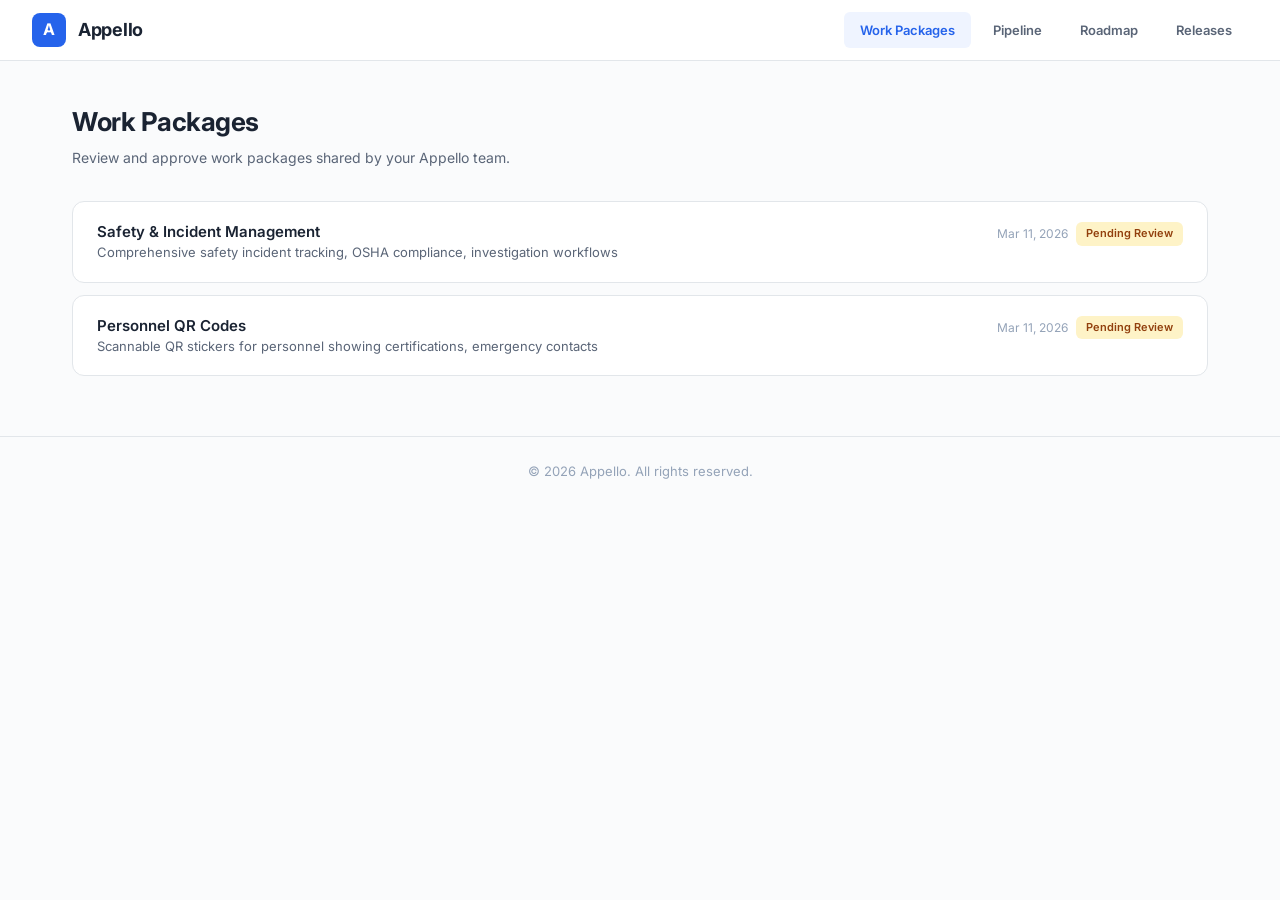
<file: index.html>
<!DOCTYPE html>
<html lang="en">
<head>
    <meta charset="UTF-8">
    <meta name="viewport" content="width=device-width, initial-scale=1.0">
    <title>Appello — Work Packages</title>
    <link rel="preconnect" href="https://fonts.googleapis.com">
    <link href="https://fonts.googleapis.com/css2?family=Inter:wght@400;500;600;700&display=swap" rel="stylesheet">
    <link rel="stylesheet" href="./shared.css">
    <style>
        .doc-grid {
            display: flex;
            flex-direction: column;
            gap: 12px;
        }

        .wp-card {
            background: var(--surface);
            border: 1px solid var(--border);
            border-radius: var(--radius-lg);
            padding: 20px 24px;
            text-decoration: none;
            color: inherit;
            display: block;
            transition: border-color 0.15s, box-shadow 0.15s;
        }

        .wp-card:hover {
            border-color: var(--accent);
            box-shadow: 0 0 0 3px var(--accent-light);
        }

        .wp-row-top {
            display: flex;
            align-items: flex-start;
            gap: 16px;
        }

        .wp-title {
            font-size: 15px;
            font-weight: 600;
            color: var(--text-primary);
            line-height: 1.3;
        }

        .wp-desc {
            font-size: 13px;
            color: var(--text-secondary);
            margin-top: 2px;
            line-height: 1.4;
        }

        .wp-left {
            flex: 1;
            min-width: 0;
        }

        .wp-right {
            flex-shrink: 0;
            display: flex;
            align-items: center;
            gap: 8px;
        }

        .wp-date {
            font-size: 12px;
            color: var(--text-muted);
            white-space: nowrap;
        }

        .wp-tags {
            display: flex;
            flex-wrap: wrap;
            gap: 6px;
            margin-top: 10px;
        }

        .wp-tag {
            display: inline-flex;
            align-items: center;
            gap: 4px;
            font-size: 11px;
            font-weight: 600;
            padding: 2px 8px;
            border-radius: 5px;
            white-space: nowrap;
            line-height: 1.4;
        }

        .wp-tag svg {
            width: 11px;
            height: 11px;
            flex-shrink: 0;
            display: inline-block;
            vertical-align: middle;
        }

        .tag-jira { background: #ede9fe; color: #5b21b6; }
        .tag-pr-open { background: #dbeafe; color: #1e40af; }
        .tag-pr-merged { background: #d1fae5; color: #065f46; }
        .tag-customer { background: #fef3c7; color: #92400e; }
        .tag-rice-high { background: #dcfce7; color: #166534; }
        .tag-rice-med { background: #fef3c7; color: #92400e; }
        .tag-rice-low { background: #fee2e2; color: #991b1b; }
        .tag-fb { background: #fce7f3; color: #9d174d; }
        .tag-source { background: #e0e7ff; color: #3730a3; }
        .tag-readiness-ready { background: #dcfce7; color: #166534; }
        .tag-readiness-needs-spec { background: #fef3c7; color: #92400e; }
        .tag-readiness-unknown { background: #f1f5f9; color: #475569; }
        .tag-readiness-too-large { background: #fee2e2; color: #991b1b; }
        .tag-ai-rice { background: #e0e7ff; color: #3730a3; border: 1px dashed #818cf8; }
        .tag-sub-count { background: #f0f9ff; color: #0369a1; }

        .wp-links {
            display: flex;
            align-items: center;
            gap: 6px;
            margin-top: 8px;
            flex-wrap: wrap;
        }

        .wp-links a {
            font-size: 11px;
            font-weight: 500;
            text-decoration: none;
            padding: 1px 6px;
            border-radius: 4px;
            transition: background 0.15s;
        }

        .wp-links .jira-link {
            color: #5b21b6;
            background: #f5f3ff;
        }
        .wp-links .jira-link:hover { background: #ede9fe; }

        .wp-links .pr-link {
            color: #1e40af;
            background: #eff6ff;
        }
        .wp-links .pr-link:hover { background: #dbeafe; }

        .wp-links .pr-link.merged { color: #065f46; background: #f0fdf4; }
        .wp-links .pr-link.merged:hover { background: #dcfce7; }

        .wp-links .link-sep {
            width: 1px;
            height: 12px;
            background: var(--border);
            flex-shrink: 0;
        }

        .wp-rice-detail {
            font-size: 11px;
            color: var(--text-muted);
            margin-top: 6px;
            display: flex;
            gap: 12px;
        }

        .pulse-bar {
            display: flex;
            align-items: center;
            gap: 16px;
            padding: 12px 20px;
            background: linear-gradient(135deg, #eef2ff, #faf5ff);
            border: 1px solid #c7d2fe;
            border-radius: var(--radius-lg);
            margin-bottom: 20px;
            font-size: 13px;
        }

        .pulse-bar .pulse-dot {
            width: 8px;
            height: 8px;
            border-radius: 50%;
            background: #10b981;
            animation: pulse-glow 2s infinite;
        }

        @keyframes pulse-glow {
            0%, 100% { box-shadow: 0 0 0 0 rgba(16, 185, 129, 0.4); }
            50% { box-shadow: 0 0 0 6px rgba(16, 185, 129, 0); }
        }

        .pulse-bar .pulse-label {
            font-weight: 700;
            color: #3730a3;
        }

        .pulse-bar .pulse-score {
            font-weight: 600;
            color: var(--text-primary);
        }

        .pulse-bar .pulse-sep {
            width: 1px;
            height: 20px;
            background: #c7d2fe;
        }

        .pulse-bar .pulse-metric {
            color: var(--text-secondary);
        }

        .pulse-bar .pulse-metric strong {
            color: var(--text-primary);
        }

        .wp-children {
            margin-left: 28px;
            border-left: 2px solid #e2e6ea;
            padding-left: 16px;
            display: flex;
            flex-direction: column;
            gap: 8px;
        }

        .wp-children .wp-card {
            padding: 14px 18px;
            border-radius: 8px;
        }

        .wp-toggle {
            display: inline-flex;
            align-items: center;
            gap: 4px;
            font-size: 11px;
            font-weight: 600;
            color: var(--accent);
            cursor: pointer;
            padding: 2px 8px;
            border-radius: 4px;
            background: var(--accent-light);
            border: none;
            margin-top: 8px;
        }

        .wp-toggle:hover {
            background: #dbeafe;
        }

        .wp-source-refs {
            display: flex;
            gap: 4px;
            flex-wrap: wrap;
            margin-top: 4px;
        }

        .wp-source-ref {
            font-size: 10px;
            font-weight: 500;
            padding: 1px 6px;
            border-radius: 3px;
            background: #e0e7ff;
            color: #3730a3;
        }

        .wp-drag-wrap {
            position: relative;
        }

        .wp-drag-wrap.dragging {
            opacity: 0.4;
        }

        .wp-drag-wrap.drag-over-above::before,
        .wp-drag-wrap.drag-over-below::after {
            content: "";
            position: absolute;
            left: 0;
            right: 0;
            height: 3px;
            background: var(--accent);
            border-radius: 2px;
            z-index: 10;
        }

        .wp-drag-wrap.drag-over-above::before { top: -2px; }
        .wp-drag-wrap.drag-over-below::after { bottom: -2px; }

        .drag-handle {
            display: none;
            align-items: center;
            justify-content: center;
            width: 20px;
            flex-shrink: 0;
            cursor: grab;
            color: var(--text-muted);
            margin-right: 8px;
            user-select: none;
            border-radius: 4px;
            transition: color 0.15s, background 0.15s;
        }

        .drag-handle:hover {
            color: var(--text-secondary);
            background: #f1f5f9;
        }

        .drag-handle:active { cursor: grabbing; }

        .sort-manual .drag-handle { display: flex; }

        .sort-manual .wp-row-top { display: flex; align-items: flex-start; }

        .filter-bar {
            display: flex;
            align-items: center;
            gap: 10px;
            margin-bottom: 20px;
            flex-wrap: wrap;
        }

        .filter-bar label {
            font-size: 13px;
            font-weight: 600;
            color: var(--text-secondary);
        }

        .filter-bar select {
            font-family: inherit;
            font-size: 13px;
            padding: 7px 12px;
            border: 1px solid var(--border);
            border-radius: var(--radius);
            background: var(--surface);
            color: var(--text-primary);
            outline: none;
            cursor: pointer;
        }

        .filter-bar select:focus {
            border-color: var(--accent);
            box-shadow: 0 0 0 3px var(--accent-light);
        }

        .stats-row {
            display: flex;
            gap: 12px;
            margin-bottom: 24px;
            flex-wrap: wrap;
        }

        .stat-card {
            background: var(--surface);
            border: 1px solid var(--border);
            border-radius: var(--radius);
            padding: 14px 20px;
            flex: 1;
            min-width: 100px;
        }

        .stat-card .stat-value {
            font-size: 22px;
            font-weight: 700;
            color: var(--text-primary);
            line-height: 1.2;
        }

        .stat-card .stat-label {
            font-size: 11px;
            font-weight: 500;
            color: var(--text-muted);
            margin-top: 2px;
        }
    </style>
</head>
<body>
    <div id="app-header"></div>

    <main class="app-content">
        <div class="app-container">
            <div class="page-header">
                <h2>Work Packages</h2>
                <p>Review and approve work packages shared by your Appello team.</p>
            </div>

            <div id="pulse-bar"></div>
            <div class="stats-row" id="stats-row" style="display:none"></div>

            <div class="filter-bar" id="filter-bar" style="display:none">
                <label>Status</label>
                <select id="filter-status">
                    <option value="">All</option>
                    <option value="draft">Draft</option>
                    <option value="pending_review">Pending Review</option>
                    <option value="needs_changes">Needs Changes</option>
                    <option value="approved">Approved</option>
                    <option value="in_development">In Development</option>
                    <option value="in_review">In Review</option>
                    <option value="deployed">Deployed</option>
                </select>
                <label>Sort</label>
                <select id="sort-by">
                    <option value="sort_order">Manual Order</option>
                    <option value="created_at">Date Created</option>
                    <option value="rice">RICE Score</option>
                    <option value="priority">Priority</option>
                    <option value="title">Title</option>
                </select>
            </div>

            <div class="doc-grid" id="doc-list">
                <div class="loading">Loading work packages...</div>
            </div>
        </div>
    </main>

    <footer class="app-footer">
        <div class="app-container">&copy; 2026 Appello. All rights reserved.</div>
    </footer>

    <script src="./feedback-config.js"></script>
    <script src="./shared.js"></script>
    <script>
    (function () {
        var cfg = window.FEEDBACK_CONFIG;
        if (!cfg) return;

        var API = cfg.supabaseUrl + "/rest/v1";
        var hdrs = {
            apikey: cfg.supabaseKey,
            Authorization: "Bearer " + cfg.supabaseKey
        };

        var STATUS_LABELS = {
            draft: "Draft",
            pending_review: "Pending Review",
            needs_changes: "Needs Changes",
            approved: "Approved",
            in_development: "In Development",
            in_review: "In Review",
            deployed: "Deployed"
        };

        var allPackages = [];
        var allTickets = [];
        var allPrs = [];
        var allFeedback = [];
        var allPipelineRuns = [];

        function formatDate(iso) {
            return new Date(iso).toLocaleDateString("en-US", { month: "short", day: "numeric", year: "numeric" });
        }

        function esc(s) {
            var d = document.createElement("div");
            d.textContent = s || "";
            return d.innerHTML;
        }

        function calcRice(wp) {
            var r = +wp.rice_reach, i = +wp.rice_impact, c = +wp.rice_confidence, e = +wp.rice_effort;
            if (!r && !i && !c) return null;
            if (!e) return null;
            return (r * i * (c / 100)) / e;
        }

        function calcAiRice(wp) {
            var r = +wp.ai_rice_reach, i = +wp.ai_rice_impact, c = +wp.ai_rice_confidence, e = +wp.ai_rice_effort;
            if (!r && !i && !c) return null;
            if (!e) return null;
            return (r * i * (c / 100)) / e;
        }

        function groupBy(arr, key) {
            var map = {};
            (arr || []).forEach(function (item) {
                var k = item[key];
                if (!map[k]) map[k] = [];
                map[k].push(item);
            });
            return map;
        }

        function svg(name) {
            var icons = {
                ticket: '<svg viewBox="0 0 24 24" fill="none" stroke="currentColor" stroke-width="1.5"><path stroke-linecap="round" stroke-linejoin="round" d="M16.5 6v.75m0 3v.75m0 3v.75m0 3V18m-9-5.25h5.25M7.5 15h3M3.375 5.25c-.621 0-1.125.504-1.125 1.125v3.026a2.999 2.999 0 0 1 0 5.198v3.026c0 .621.504 1.125 1.125 1.125h17.25c.621 0 1.125-.504 1.125-1.125v-3.026a2.999 2.999 0 0 1 0-5.198V6.375c0-.621-.504-1.125-1.125-1.125H3.375Z"/></svg>',
                pr: '<svg viewBox="0 0 24 24" fill="none" stroke="currentColor" stroke-width="1.5"><path stroke-linecap="round" stroke-linejoin="round" d="M7.5 21 3 16.5m0 0L7.5 12M3 16.5h13.5m0-13.5L21 7.5m0 0L16.5 12M21 7.5H7.5"/></svg>',
                customer: '<svg viewBox="0 0 24 24" fill="none" stroke="currentColor" stroke-width="1.5"><path stroke-linecap="round" stroke-linejoin="round" d="M15 19.128a9.38 9.38 0 0 0 2.625.372 9.337 9.337 0 0 0 4.121-.952 4.125 4.125 0 0 0-7.533-2.493M15 19.128v-.003c0-1.113-.285-2.16-.786-3.07M15 19.128v.106A12.318 12.318 0 0 1 8.624 21c-2.331 0-4.512-.645-6.374-1.766l-.001-.109a6.375 6.375 0 0 1 11.964-3.07M12 6.375a3.375 3.375 0 1 1-6.75 0 3.375 3.375 0 0 1 6.75 0Zm8.25 2.25a2.625 2.625 0 1 1-5.25 0 2.625 2.625 0 0 1 5.25 0Z"/></svg>',
                rice: '<svg viewBox="0 0 24 24" fill="none" stroke="currentColor" stroke-width="1.5"><path stroke-linecap="round" stroke-linejoin="round" d="M3 13.125C3 12.504 3.504 12 4.125 12h2.25c.621 0 1.125.504 1.125 1.125v6.75C7.5 20.496 6.996 21 6.375 21h-2.25A1.125 1.125 0 0 1 3 19.875v-6.75ZM9.75 8.625c0-.621.504-1.125 1.125-1.125h2.25c.621 0 1.125.504 1.125 1.125v11.25c0 .621-.504 1.125-1.125 1.125h-2.25a1.125 1.125 0 0 1-1.125-1.125V8.625ZM16.5 4.125c0-.621.504-1.125 1.125-1.125h2.25C20.496 3 21 3.504 21 4.125v15.75c0 .621-.504 1.125-1.125 1.125h-2.25a1.125 1.125 0 0 1-1.125-1.125V4.125Z"/></svg>',
                feedback: '<svg viewBox="0 0 24 24" fill="none" stroke="currentColor" stroke-width="1.5"><path stroke-linecap="round" stroke-linejoin="round" d="M7.5 8.25h9m-9 3H12m-9.75 1.51c0 1.6 1.123 2.994 2.707 3.227 1.129.166 2.27.293 3.423.379.35.026.67.21.865.501L12 21l2.755-4.133a1.14 1.14 0 0 1 .865-.501 48.172 48.172 0 0 0 3.423-.379c1.584-.233 2.707-1.626 2.707-3.228V6.741c0-1.602-1.123-2.995-2.707-3.228A48.394 48.394 0 0 0 12 3c-2.392 0-4.744.175-7.043.513C3.373 3.746 2.25 5.14 2.25 6.741v6.018Z"/></svg>'
            };
            return icons[name] || "";
        }

        function renderStats(packages) {
            var row = document.getElementById("stats-row");
            var total = packages.length;
            var byStatus = groupBy(packages, "status");
            var active = (byStatus.in_development || []).length + (byStatus.in_review || []).length;
            var pending = (byStatus.pending_review || []).length + (byStatus.needs_changes || []).length;
            var deployed = (byStatus.deployed || []).length;
            var withRice = packages.filter(function (wp) { return calcRice(wp) != null; }).length;

            row.style.display = "";
            row.innerHTML =
                '<div class="stat-card"><div class="stat-value">' + total + '</div><div class="stat-label">Total</div></div>' +
                '<div class="stat-card"><div class="stat-value">' + pending + '</div><div class="stat-label">Awaiting Review</div></div>' +
                '<div class="stat-card"><div class="stat-value">' + active + '</div><div class="stat-label">In Progress</div></div>' +
                '<div class="stat-card"><div class="stat-value">' + deployed + '</div><div class="stat-label">Deployed</div></div>' +
                '<div class="stat-card"><div class="stat-value">' + withRice + '/' + total + '</div><div class="stat-label">RICE Scored</div></div>';
        }

        function renderPulseBar() {
            var bar = document.getElementById("pulse-bar");
            if (!allPipelineRuns.length) {
                bar.innerHTML = '<div class="pulse-bar">' +
                    '<span class="pulse-dot"></span>' +
                    '<span class="pulse-label">SDLC Pulse</span>' +
                    '<span class="pulse-sep"></span>' +
                    '<span class="pulse-metric">No pipeline runs yet &mdash; <a href="./pulse.html">view dashboard</a></span>' +
                '</div>';
                return;
            }
            var now = Date.now();
            var window14d = 14 * 24 * 60 * 60 * 1000;
            var recent = allPipelineRuns.filter(function (r) {
                return (now - new Date(r.dispatched_at).getTime()) < window14d;
            });
            var completed = recent.filter(function (r) { return r.status === "success" || r.status === "failed" || r.status === "partial"; });
            var successful = completed.filter(function (r) { return r.status === "success" && r.trust_score >= 0.7; });
            var rate = completed.length ? Math.round(100 * successful.length / completed.length) : 0;
            var inFlight = recent.filter(function (r) { return r.status === "queued" || r.status === "dispatched" || r.status === "coding"; }).length;

            bar.innerHTML = '<div class="pulse-bar">' +
                '<span class="pulse-dot"></span>' +
                '<span class="pulse-label">SDLC Pulse</span>' +
                '<span class="pulse-sep"></span>' +
                '<span class="pulse-score">Success Rate: ' + rate + '%</span>' +
                '<span class="pulse-sep"></span>' +
                '<span class="pulse-metric"><strong>' + successful.length + '</strong> merged (14d)</span>' +
                '<span class="pulse-metric"><strong>' + completed.length + '</strong> completed</span>' +
                (inFlight ? '<span class="pulse-metric"><strong>' + inFlight + '</strong> in flight</span>' : '') +
                '<span class="pulse-sep"></span>' +
                '<a href="./pulse.html" style="font-size:12px;font-weight:600;color:#3730a3;text-decoration:none;">Dashboard &rarr;</a>' +
            '</div>';
        }

        function renderCards() {
            var statusFilter = document.getElementById("filter-status").value;
            var sortBy = document.getElementById("sort-by").value;
            var ticketsByWp = groupBy(allTickets, "work_package_id");
            var prsByWp = groupBy(allPrs, "work_package_id");
            var feedbackBySlug = groupBy(allFeedback, "document_slug");

            var filtered = allPackages.filter(function (wp) {
                if (statusFilter && wp.status !== statusFilter) return false;
                return !wp.parent_work_package_id;
            });

            if (sortBy === "sort_order") {
                filtered.sort(function (a, b) {
                    var so = (a.sort_order || 0) - (b.sort_order || 0);
                    if (so !== 0) return so;
                    return new Date(b.created_at) - new Date(a.created_at);
                });
            } else if (sortBy === "rice") {
                filtered.sort(function (a, b) {
                    var ra = calcRice(a), rb = calcRice(b);
                    if (ra == null && rb == null) return 0;
                    if (ra == null) return 1;
                    if (rb == null) return -1;
                    return rb - ra;
                });
            } else if (sortBy === "priority") {
                filtered.sort(function (a, b) { return (b.priority || 0) - (a.priority || 0); });
            } else if (sortBy === "title") {
                filtered.sort(function (a, b) { return (a.title || "").localeCompare(b.title || ""); });
            }

            var grid = document.getElementById("doc-list");
            var isManual = sortBy === "sort_order";
            grid.classList.toggle("sort-manual", isManual);

            if (!filtered.length) {
                grid.innerHTML = '<div class="empty-state"><h3>No work packages found</h3><p>Try adjusting your filters.</p></div>';
                return;
            }

            grid.innerHTML = filtered.map(function (wp, idx) {
                var statusLabel = STATUS_LABELS[wp.status] || wp.status;
                var href = wp.spec_url || ("./docs/" + wp.slug + ".html");
                var wpTickets = ticketsByWp[wp.id] || [];
                var wpPrs = prsByWp[wp.id] || [];
                var wpFb = feedbackBySlug[wp.slug] || [];
                var pendingFb = wpFb.filter(function (f) { return !f.is_addressed; });
                var prOpen = wpPrs.filter(function (p) { return p.pr_status === "open"; }).length;
                var prMerged = wpPrs.filter(function (p) { return p.pr_status === "merged"; }).length;
                var rice = calcRice(wp);

                var childCount = allPackages.filter(function (c) { return c.parent_work_package_id === wp.id; }).length;

                var tags = "";
                if (childCount) tags += '<span class="wp-tag tag-sub-count">' + childCount + " sub-package" + (childCount > 1 ? "s" : "") + "</span>";
                if (wpTickets.length) tags += '<span class="wp-tag tag-jira">' + svg("ticket") + ' ' + wpTickets.length + " ticket" + (wpTickets.length > 1 ? "s" : "") + '</span>';
                if (prOpen) tags += '<span class="wp-tag tag-pr-open">' + svg("pr") + ' ' + prOpen + " PR open</span>";
                if (prMerged) tags += '<span class="wp-tag tag-pr-merged">' + svg("pr") + ' ' + prMerged + " merged</span>";
                var customers = wp.customer_sources || [];
                if (Array.isArray(customers) && customers.length) tags += '<span class="wp-tag tag-customer">' + svg("customer") + ' ' + esc(customers.join(", ")) + "</span>";
                if (wp.source_type) tags += '<span class="wp-tag tag-source">' + esc(wp.source_type) + "</span>";
                var readiness = wp.pipeline_readiness || "unknown";
                if (readiness !== "unknown") {
                    var rCls = readiness === "ready" ? "tag-readiness-ready" : readiness === "needs-spec" ? "tag-readiness-needs-spec" : "tag-readiness-too-large";
                    tags += '<span class="wp-tag ' + rCls + '">' + esc(readiness) + "</span>";
                }
                if (rice != null) {
                    var rcls = rice >= 5 ? "tag-rice-high" : rice >= 2 ? "tag-rice-med" : "tag-rice-low";
                    tags += '<span class="wp-tag ' + rcls + '">' + svg("rice") + ' RICE ' + rice.toFixed(1) + "</span>";
                }
                var aiRice = calcAiRice(wp);
                if (aiRice != null && aiRice !== rice) {
                    tags += '<span class="wp-tag tag-ai-rice">AI: ' + aiRice.toFixed(1) + "</span>";
                }
                if (pendingFb.length) tags += '<span class="wp-tag tag-fb">' + svg("feedback") + ' ' + pendingFb.length + " feedback</span>";

                var links = "";
                if (wpTickets.length || wpPrs.length) {
                    var items = "";
                    wpTickets.forEach(function (t) {
                        items += '<a class="jira-link" href="' + esc(t.jira_url) + '" target="_blank" onclick="event.stopPropagation();event.preventDefault();window.open(this.href)">' + esc(t.jira_key) + "</a>";
                    });
                    if (wpTickets.length && wpPrs.length) items += '<span class="link-sep"></span>';
                    wpPrs.forEach(function (p) {
                        var cls = p.pr_status === "merged" ? " merged" : "";
                        items += '<a class="pr-link' + cls + '" href="' + esc(p.pr_url) + '" target="_blank" onclick="event.stopPropagation();event.preventDefault();window.open(this.href)">#' + p.pr_number + "</a>";
                    });
                    links = '<div class="wp-links">' + items + "</div>";
                }

                var riceDetail = "";
                if (rice != null) {
                    riceDetail = '<div class="wp-rice-detail">' +
                        "<span>R: " + wp.rice_reach + "</span>" +
                        "<span>I: " + Number(wp.rice_impact).toFixed(1) + "</span>" +
                        "<span>C: " + wp.rice_confidence + "%</span>" +
                        "<span>E: " + Number(wp.rice_effort).toFixed(1) + "</span>" +
                    "</div>";
                }

                var children = allPackages.filter(function (c) { return c.parent_work_package_id === wp.id; });
                var childHtml = "";
                if (children.length) {
                    var childCards = children.map(function (child) {
                        var cHref = child.spec_url || ("./docs/" + child.slug + ".html");
                        var cStatus = STATUS_LABELS[child.status] || child.status;
                        var cReadiness = child.pipeline_readiness || "unknown";
                        var cRice = calcRice(child);
                        var cTags = "";
                        if (cReadiness !== "unknown") {
                            var crCls = cReadiness === "ready" ? "tag-readiness-ready" : cReadiness === "needs-spec" ? "tag-readiness-needs-spec" : "tag-readiness-too-large";
                            cTags += '<span class="wp-tag ' + crCls + '">' + esc(cReadiness) + "</span>";
                        }
                        if (cRice != null) {
                            var crcls = cRice >= 5 ? "tag-rice-high" : cRice >= 2 ? "tag-rice-med" : "tag-rice-low";
                            cTags += '<span class="wp-tag ' + crcls + '">RICE ' + cRice.toFixed(1) + "</span>";
                        }
                        return '<a href="' + esc(cHref) + '" class="wp-card">' +
                            '<div class="wp-row-top">' +
                                '<div class="wp-left"><div class="wp-title">' + esc(child.title) + '</div><div class="wp-desc">' + esc(child.description) + "</div></div>" +
                                '<div class="wp-right"><span class="badge badge-' + child.status + '">' + esc(cStatus) + "</span></div>" +
                            "</div>" +
                            (cTags ? '<div class="wp-tags">' + cTags + "</div>" : "") +
                        "</a>";
                    }).join("");
                    childHtml = '<div class="wp-children" id="children-' + wp.id + '" style="display:none">' + childCards + '</div>' +
                        '<button class="wp-toggle" onclick="event.preventDefault();event.stopPropagation();var el=document.getElementById(\'children-' + wp.id + '\');var show=el.style.display===\'none\';el.style.display=show?\'\':\'none\';this.textContent=show?\'\u25BC Hide sub-packages\':\'\u25B6 Show ' + children.length + ' sub-package' + (children.length > 1 ? 's' : '') + '\';">' +
                        '\u25B6 Show ' + children.length + ' sub-package' + (children.length > 1 ? 's' : '') + '</button>';
                }

                var sourceRefs = "";
                if (wp.source_refs && Array.isArray(wp.source_refs) && wp.source_refs.length) {
                    sourceRefs = '<div class="wp-source-refs">' + wp.source_refs.map(function (ref) {
                        if (typeof ref === "string") return '<span class="wp-source-ref">' + esc(ref) + '</span>';
                        return '<span class="wp-source-ref">' + esc(ref.key || ref.id || JSON.stringify(ref)) + '</span>';
                    }).join("") + '</div>';
                }

                var dragHandle = '<span class="drag-handle" title="Drag to reorder">' +
                    '<svg width="14" height="14" viewBox="0 0 24 24" fill="none" stroke="currentColor" stroke-width="2"><circle cx="9" cy="6" r="1.5"/><circle cx="15" cy="6" r="1.5"/><circle cx="9" cy="12" r="1.5"/><circle cx="15" cy="12" r="1.5"/><circle cx="9" cy="18" r="1.5"/><circle cx="15" cy="18" r="1.5"/></svg>' +
                '</span>';

                return '<div class="wp-drag-wrap" data-wp-id="' + wp.id + '" data-wp-idx="' + idx + '" draggable="' + (isManual ? 'true' : 'false') + '">' +
                '<a href="' + esc(href) + '" class="wp-card">' +
                    '<div class="wp-row-top">' +
                        dragHandle +
                        '<div class="wp-left">' +
                            '<div class="wp-title">' + esc(wp.title) + "</div>" +
                            '<div class="wp-desc">' + esc(wp.description) + "</div>" +
                            sourceRefs +
                        "</div>" +
                        '<div class="wp-right">' +
                            '<span class="wp-date">' + formatDate(wp.created_at) + "</span>" +
                            '<span class="badge badge-' + wp.status + '">' + esc(statusLabel) + "</span>" +
                        "</div>" +
                    "</div>" +
                    (tags ? '<div class="wp-tags">' + tags + "</div>" : "") +
                    links +
                    riceDetail +
                "</a>" +
                childHtml +
                "</div>";
            }).join("");

            if (isManual) initDragAndDrop();
        }

        var dragSrcEl = null;

        function initDragAndDrop() {
            var grid = document.getElementById("doc-list");
            var wraps = grid.querySelectorAll(".wp-drag-wrap");

            wraps.forEach(function (wrap) {
                wrap.addEventListener("dragstart", function (e) {
                    dragSrcEl = wrap;
                    wrap.classList.add("dragging");
                    e.dataTransfer.effectAllowed = "move";
                    e.dataTransfer.setData("text/plain", wrap.dataset.wpId);
                });

                wrap.addEventListener("dragend", function () {
                    wrap.classList.remove("dragging");
                    clearDropIndicators();
                    dragSrcEl = null;
                });

                wrap.addEventListener("dragover", function (e) {
                    e.preventDefault();
                    e.dataTransfer.dropEffect = "move";
                    if (wrap === dragSrcEl) return;
                    clearDropIndicators();
                    var rect = wrap.getBoundingClientRect();
                    var mid = rect.top + rect.height / 2;
                    if (e.clientY < mid) {
                        wrap.classList.add("drag-over-above");
                    } else {
                        wrap.classList.add("drag-over-below");
                    }
                });

                wrap.addEventListener("dragleave", function () {
                    wrap.classList.remove("drag-over-above", "drag-over-below");
                });

                wrap.addEventListener("drop", function (e) {
                    e.preventDefault();
                    if (wrap === dragSrcEl || !dragSrcEl) return;
                    var rect = wrap.getBoundingClientRect();
                    var mid = rect.top + rect.height / 2;
                    var insertBefore = e.clientY < mid;

                    if (insertBefore) {
                        grid.insertBefore(dragSrcEl, wrap);
                    } else {
                        grid.insertBefore(dragSrcEl, wrap.nextSibling);
                    }

                    clearDropIndicators();
                    persistOrder();
                });
            });

            wraps.forEach(function (wrap) {
                var handle = wrap.querySelector(".drag-handle");
                if (!handle) return;
                wrap.setAttribute("draggable", "false");
                handle.addEventListener("mousedown", function () {
                    wrap.setAttribute("draggable", "true");
                });
                handle.addEventListener("mouseup", function () {
                    wrap.setAttribute("draggable", "false");
                });
                wrap.addEventListener("dragend", function () {
                    wrap.setAttribute("draggable", "false");
                });
            });
        }

        function clearDropIndicators() {
            document.querySelectorAll(".drag-over-above, .drag-over-below").forEach(function (el) {
                el.classList.remove("drag-over-above", "drag-over-below");
            });
        }

        function persistOrder() {
            var wraps = document.querySelectorAll("#doc-list .wp-drag-wrap");
            var updates = [];
            wraps.forEach(function (wrap, i) {
                var wpId = wrap.dataset.wpId;
                var pkg = allPackages.find(function (p) { return p.id === wpId; });
                if (pkg) {
                    pkg.sort_order = i;
                    updates.push({ id: wpId, sort_order: i });
                }
            });

            updates.forEach(function (u) {
                fetch(API + "/work_packages?id=eq." + u.id, {
                    method: "PATCH",
                    headers: {
                        apikey: cfg.supabaseKey,
                        Authorization: "Bearer " + cfg.supabaseKey,
                        "Content-Type": "application/json",
                        Prefer: "return=minimal"
                    },
                    body: JSON.stringify({ sort_order: u.sort_order, updated_at: new Date().toISOString() })
                });
            });
        }

        function loadAll() {
            return Promise.all([
                fetch(API + "/work_packages?select=*&order=sort_order.asc,created_at.desc", { headers: hdrs }).then(function (r) { return r.json(); }),
                fetch(API + "/work_package_tickets?select=*&order=created_at.asc", { headers: hdrs }).then(function (r) { return r.json(); }),
                fetch(API + "/work_package_prs?select=*&order=created_at.asc", { headers: hdrs }).then(function (r) { return r.json(); }),
                fetch(API + "/feedback?select=*&order=created_at.desc", { headers: hdrs }).then(function (r) { return r.json(); }),
                fetch(API + "/pipeline_runs?select=*&order=dispatched_at.desc", { headers: hdrs }).then(function (r) { return r.json(); }).catch(function () { return []; })
            ]);
        }

        loadAll()
            .then(function (results) {
                allPackages = Array.isArray(results[0]) ? results[0] : [];
                allTickets = Array.isArray(results[1]) ? results[1] : [];
                allPrs = Array.isArray(results[2]) ? results[2] : [];
                allFeedback = Array.isArray(results[3]) ? results[3] : [];
                allPipelineRuns = Array.isArray(results[4]) ? results[4] : [];

                if (!allPackages.length) { renderFallback(); return; }

                document.getElementById("filter-bar").style.display = "";
                renderPulseBar();
                renderStats(allPackages);
                renderCards();

                document.getElementById("filter-status").addEventListener("change", renderCards);
                document.getElementById("sort-by").addEventListener("change", renderCards);
            })
            .catch(function () { renderFallback(); });

        function renderFallback() {
            document.getElementById("doc-list").innerHTML =
                '<a href="./docs/safety-incident-management.html" class="wp-card"><div class="wp-row-top"><div class="wp-left"><div class="wp-title">Safety & Incident Management</div><div class="wp-desc">Comprehensive safety incident tracking, OSHA compliance, investigation workflows</div></div><div class="wp-right"><span class="wp-date">Mar 11, 2026</span><span class="badge badge-pending_review">Pending Review</span></div></div></a>' +
                '<a href="./docs/personnel-qr-codes.html" class="wp-card"><div class="wp-row-top"><div class="wp-left"><div class="wp-title">Personnel QR Codes</div><div class="wp-desc">Scannable QR stickers for personnel showing certifications, emergency contacts</div></div><div class="wp-right"><span class="wp-date">Mar 11, 2026</span><span class="badge badge-pending_review">Pending Review</span></div></div></a>';
        }
    })();
    </script>
</body>
</html>
</file>
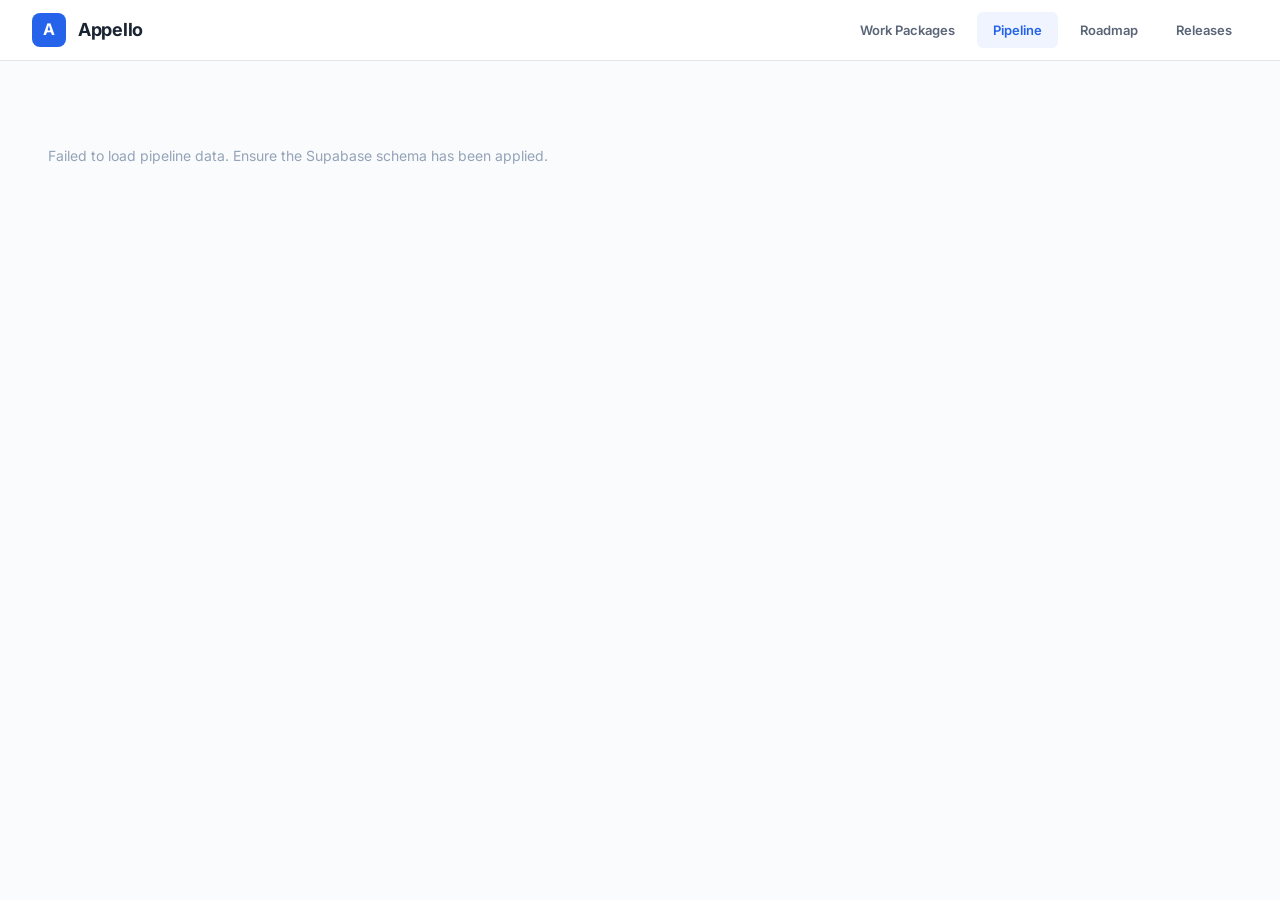
<file: pipeline.html>
<!DOCTYPE html>
<html lang="en">
<head>
    <meta charset="UTF-8">
    <meta name="viewport" content="width=device-width, initial-scale=1.0">
    <title>Appello — Pipeline</title>
    <link rel="preconnect" href="https://fonts.googleapis.com">
    <link href="https://fonts.googleapis.com/css2?family=Inter:wght@400;500;600;700&display=swap" rel="stylesheet">
    <link rel="stylesheet" href="./shared.css">
    <style>
        .board {
            display: flex;
            gap: 16px;
            padding: 24px;
            overflow-x: auto;
            min-height: calc(100vh - 76px);
            align-items: flex-start;
        }

        .column {
            min-width: 280px;
            max-width: 320px;
            flex-shrink: 0;
            display: flex;
            flex-direction: column;
            gap: 10px;
        }

        .column-header {
            display: flex;
            align-items: center;
            gap: 8px;
            padding: 8px 4px;
        }

        .column-dot {
            width: 10px;
            height: 10px;
            border-radius: 50%;
            flex-shrink: 0;
        }

        .column-title {
            font-size: 13px;
            font-weight: 700;
            text-transform: uppercase;
            letter-spacing: 0.04em;
            color: var(--text-secondary);
        }

        .column-count {
            font-size: 11px;
            font-weight: 600;
            background: var(--bg);
            color: var(--text-muted);
            padding: 1px 7px;
            border-radius: 10px;
            margin-left: auto;
        }

        .pipe-card {
            background: var(--surface);
            border: 1px solid var(--border);
            border-radius: 10px;
            padding: 16px;
            cursor: pointer;
            transition: border-color 0.15s, box-shadow 0.15s;
        }

        .pipe-card:hover {
            border-color: var(--accent);
            box-shadow: 0 2px 8px rgba(37,99,235,0.08);
        }

        .card-title {
            font-size: 14px;
            font-weight: 600;
            margin-bottom: 6px;
            line-height: 1.35;
        }

        .card-desc {
            font-size: 12px;
            color: var(--text-secondary);
            line-height: 1.45;
            margin-bottom: 10px;
            display: -webkit-box;
            -webkit-line-clamp: 2;
            -webkit-box-orient: vertical;
            overflow: hidden;
        }

        .card-tags {
            display: flex;
            gap: 6px;
            flex-wrap: wrap;
        }

        .card-tag {
            font-size: 10px;
            font-weight: 600;
            padding: 2px 7px;
            border-radius: 4px;
            display: inline-flex;
            align-items: center;
            gap: 3px;
        }

        .tag-ticket { background: #dbeafe; color: #1e40af; }
        .tag-pr-open { background: var(--warning-light); color: var(--warning-text); }
        .tag-pr-merged { background: var(--success-light); color: var(--success-text); }
        .tag-pr-closed { background: var(--danger-light); color: var(--danger-text); }
        .tag-feedback { background: #f3e8ff; color: #6b21a8; }

        .card-links {
            display: flex;
            gap: 8px;
            margin-top: 10px;
            padding-top: 10px;
            border-top: 1px solid #f1f5f9;
        }

        .card-link {
            font-size: 11px;
            font-weight: 500;
            color: var(--accent);
            text-decoration: none;
        }

        .card-link:hover { text-decoration: underline; }

        .card-expanded {
            margin-top: 12px;
            padding-top: 12px;
            border-top: 1px solid #f1f5f9;
            display: none;
        }

        .pipe-card.open .card-expanded { display: block; }

        .detail-section { margin-bottom: 10px; }

        .detail-label {
            font-size: 10px;
            font-weight: 700;
            text-transform: uppercase;
            letter-spacing: 0.04em;
            color: var(--text-muted);
            margin-bottom: 4px;
        }

        .detail-item {
            font-size: 12px;
            color: var(--text-primary);
            padding: 4px 0;
            display: flex;
            align-items: center;
            gap: 6px;
        }

        .detail-item a {
            color: var(--accent);
            text-decoration: none;
            font-weight: 500;
        }

        .detail-item a:hover { text-decoration: underline; }

        .detail-badge {
            font-size: 10px;
            font-weight: 600;
            padding: 1px 6px;
            border-radius: 4px;
        }
    </style>
</head>
<body>
    <div id="app-header"></div>

    <div class="board" id="board">
        <div class="loading">Loading pipeline...</div>
    </div>

    <script src="./feedback-config.js"></script>
    <script src="./shared.js"></script>
    <script src="./pipeline.js"></script>
</body>
</html>
</file>
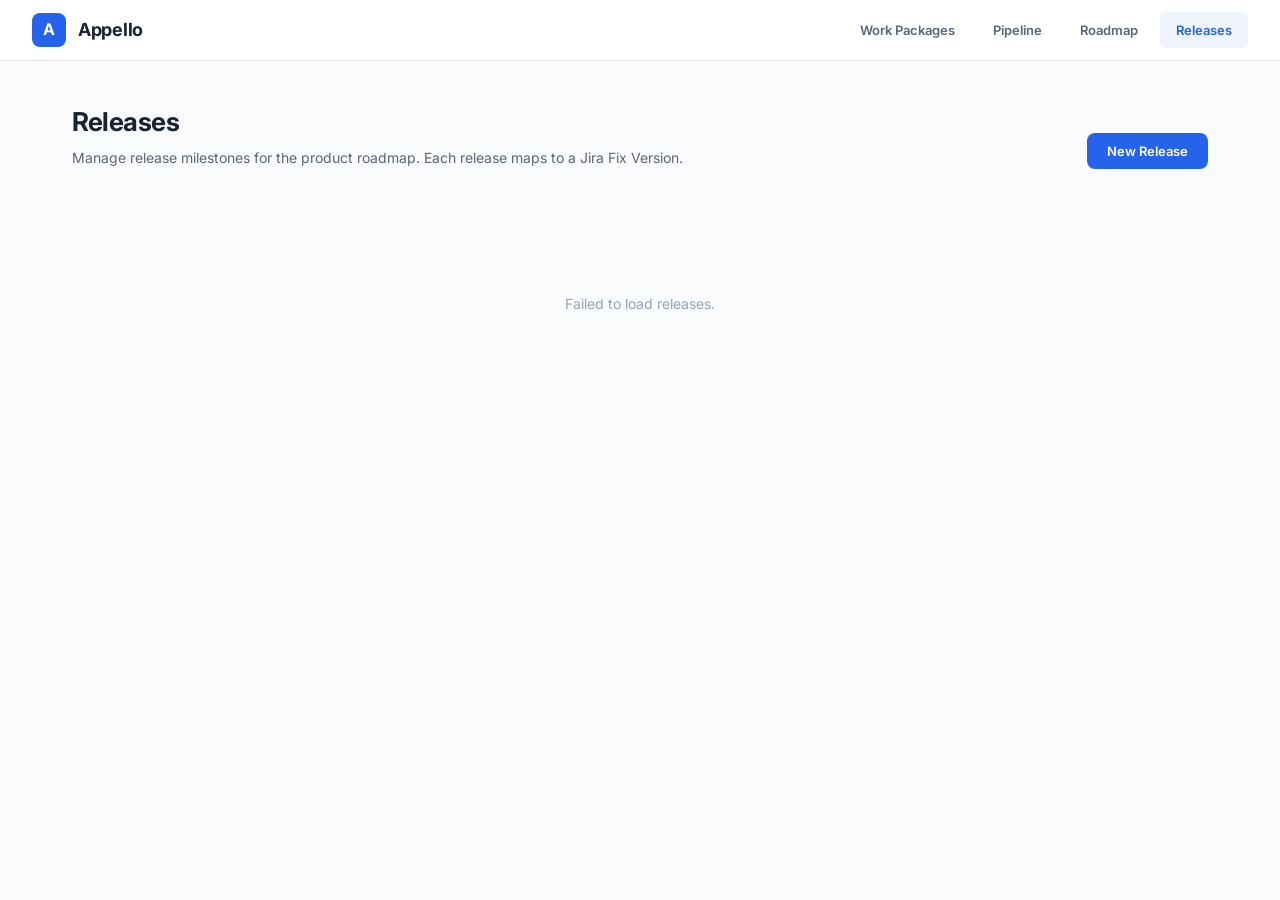
<file: releases.html>
<!DOCTYPE html>
<html lang="en">
<head>
    <meta charset="UTF-8">
    <meta name="viewport" content="width=device-width, initial-scale=1.0">
    <title>Appello — Releases</title>
    <link rel="preconnect" href="https://fonts.googleapis.com">
    <link href="https://fonts.googleapis.com/css2?family=Inter:wght@400;500;600;700&display=swap" rel="stylesheet">
    <link rel="stylesheet" href="./shared.css">
    <style>
        .release-list {
            display: flex;
            flex-direction: column;
            gap: 12px;
        }

        .release-card {
            background: var(--surface);
            border: 1px solid var(--border);
            border-radius: var(--radius-lg);
            padding: 20px 24px;
            display: flex;
            align-items: center;
            gap: 16px;
            transition: border-color 0.15s;
        }

        .release-card:hover {
            border-color: var(--accent);
        }

        .release-info { flex: 1; }

        .release-info h3 {
            font-size: 16px;
            font-weight: 600;
            margin-bottom: 4px;
        }

        .release-info .meta {
            font-size: 13px;
            color: var(--text-secondary);
            display: flex;
            gap: 16px;
        }

        .release-badge {
            display: inline-block;
            font-size: 11px;
            font-weight: 600;
            padding: 3px 10px;
            border-radius: 6px;
            flex-shrink: 0;
        }

        .release-actions {
            display: flex;
            gap: 6px;
        }
    </style>
</head>
<body>
    <div id="app-header"></div>

    <main class="app-content">
        <div class="app-container">
            <div class="page-header-row">
                <div class="page-header">
                    <h2>Releases</h2>
                    <p>Manage release milestones for the product roadmap. Each release maps to a Jira Fix Version.</p>
                </div>
                <button class="btn btn-primary" id="btn-new-release">New Release</button>
            </div>

            <div class="release-list" id="release-list">
                <div class="loading">Loading releases...</div>
            </div>
        </div>
    </main>

    <div class="modal-overlay" id="modal-overlay">
        <div class="modal">
            <h3 id="modal-title">New Release</h3>
            <div class="form-group">
                <label for="rel-name">Name</label>
                <input id="rel-name" type="text" placeholder='e.g. "v1.33" or "Q2 2026"'>
            </div>
            <div class="form-group">
                <label for="rel-desc">Description</label>
                <textarea id="rel-desc" placeholder="What's included in this release?"></textarea>
            </div>
            <div class="form-group">
                <label for="rel-target-date">Target Date</label>
                <input id="rel-target-date" type="date">
            </div>
            <div class="form-group">
                <label for="rel-actual-date">Actual Date</label>
                <input id="rel-actual-date" type="date">
            </div>
            <div class="form-group">
                <label for="rel-status">Status</label>
                <select id="rel-status">
                    <option value="planned">Planned</option>
                    <option value="active">Active</option>
                    <option value="released">Released</option>
                </select>
            </div>
            <div class="form-group">
                <label for="rel-sort">Sort Order</label>
                <input id="rel-sort" type="number" value="0" min="0">
            </div>
            <div class="modal-actions">
                <button class="btn btn-secondary" id="btn-cancel">Cancel</button>
                <button class="btn btn-primary" id="btn-save">Save</button>
            </div>
        </div>
    </div>

    <div class="toast" id="toast"></div>

    <script src="./feedback-config.js"></script>
    <script src="./shared.js"></script>
    <script>
    (function () {
        var cfg = window.FEEDBACK_CONFIG;
        if (!cfg) return;

        var API = cfg.supabaseUrl + "/rest/v1";
        var headersRead = {
            apikey: cfg.supabaseKey,
            Authorization: "Bearer " + cfg.supabaseKey
        };
        var headersWrite = {
            apikey: cfg.supabaseKey,
            Authorization: "Bearer " + cfg.supabaseKey,
            "Content-Type": "application/json",
            Prefer: "return=representation"
        };

        var releases = [];
        var editingId = null;

        function esc(s) {
            var d = document.createElement("div");
            d.textContent = s || "";
            return d.innerHTML;
        }

        function toast(msg, ok) {
            var el = document.getElementById("toast");
            el.textContent = msg;
            el.className = "toast " + (ok ? "ok" : "err");
            setTimeout(function () { el.className = "toast"; }, 3000);
        }

        function formatDate(s) {
            if (!s) return "\u2014";
            var d = new Date(s + "T00:00:00");
            return d.toLocaleDateString("en-US", { month: "short", day: "numeric", year: "numeric" });
        }

        function loadReleases() {
            fetch(API + "/releases?select=*&order=sort_order.asc,target_date.asc", { headers: headersRead })
                .then(function (r) { return r.json(); })
                .then(function (data) {
                    releases = Array.isArray(data) ? data : [];
                    renderList();
                })
                .catch(function () {
                    document.getElementById("release-list").innerHTML =
                        '<div class="loading">Failed to load releases.</div>';
                });
        }

        function renderList() {
            var list = document.getElementById("release-list");
            if (releases.length === 0) {
                list.innerHTML =
                    '<div class="empty-state">' +
                    '<h3>No releases yet</h3>' +
                    '<p>Create a release milestone to start organizing your roadmap.</p>' +
                    '</div>';
                return;
            }

            list.innerHTML = releases.map(function (rel) {
                var badgeClass = "release-badge badge-" + rel.status;
                var statusLabel = { planned: "Planned", active: "Active", released: "Released" }[rel.status] || rel.status;
                return '<div class="release-card" data-id="' + esc(rel.id) + '">' +
                    '<div class="release-info">' +
                    '<h3>' + esc(rel.name) + '</h3>' +
                    '<div class="meta">' +
                    '<span>Target: ' + formatDate(rel.target_date) + '</span>' +
                    (rel.actual_date ? '<span>Actual: ' + formatDate(rel.actual_date) + '</span>' : '') +
                    '<span>Order: ' + (rel.sort_order || 0) + '</span>' +
                    '</div>' +
                    '</div>' +
                    '<span class="' + badgeClass + '">' + esc(statusLabel) + '</span>' +
                    '<div class="release-actions">' +
                    '<button class="btn btn-sm btn-secondary btn-edit" data-id="' + esc(rel.id) + '">Edit</button>' +
                    '<button class="btn btn-sm btn-danger btn-delete" data-id="' + esc(rel.id) + '">Delete</button>' +
                    '</div>' +
                    '</div>';
            }).join("");

            list.querySelectorAll(".btn-edit").forEach(function (btn) {
                btn.addEventListener("click", function () { openEdit(btn.dataset.id); });
            });

            list.querySelectorAll(".btn-delete").forEach(function (btn) {
                btn.addEventListener("click", function () { deleteRelease(btn.dataset.id); });
            });
        }

        function openModal(title) {
            document.getElementById("modal-title").textContent = title;
            document.getElementById("modal-overlay").classList.add("visible");
        }

        function closeModal() {
            document.getElementById("modal-overlay").classList.remove("visible");
            editingId = null;
            document.getElementById("rel-name").value = "";
            document.getElementById("rel-desc").value = "";
            document.getElementById("rel-target-date").value = "";
            document.getElementById("rel-actual-date").value = "";
            document.getElementById("rel-status").value = "planned";
            document.getElementById("rel-sort").value = "0";
        }

        function openNew() {
            editingId = null;
            openModal("New Release");
        }

        function openEdit(id) {
            var rel = releases.find(function (r) { return r.id === id; });
            if (!rel) return;
            editingId = id;
            document.getElementById("rel-name").value = rel.name;
            document.getElementById("rel-desc").value = rel.description || "";
            document.getElementById("rel-target-date").value = rel.target_date || "";
            document.getElementById("rel-actual-date").value = rel.actual_date || "";
            document.getElementById("rel-status").value = rel.status || "planned";
            document.getElementById("rel-sort").value = rel.sort_order || 0;
            openModal("Edit Release");
        }

        function saveRelease() {
            var name = document.getElementById("rel-name").value.trim();
            if (!name) { toast("Name is required", false); return; }

            var body = {
                name: name,
                description: document.getElementById("rel-desc").value.trim(),
                target_date: document.getElementById("rel-target-date").value || null,
                actual_date: document.getElementById("rel-actual-date").value || null,
                status: document.getElementById("rel-status").value,
                sort_order: parseInt(document.getElementById("rel-sort").value) || 0,
                updated_at: new Date().toISOString()
            };

            var url = editingId
                ? API + "/releases?id=eq." + editingId
                : API + "/releases";
            var method = editingId ? "PATCH" : "POST";

            fetch(url, {
                method: method,
                headers: headersWrite,
                body: JSON.stringify(body)
            })
            .then(function (r) {
                if (!r.ok) throw new Error();
                closeModal();
                toast(editingId ? "Release updated" : "Release created", true);
                loadReleases();
            })
            .catch(function () { toast("Failed to save release", false); });
        }

        function deleteRelease(id) {
            if (!confirm("Delete this release? Work packages will be unassigned but not deleted.")) return;

            fetch(API + "/releases?id=eq." + id, {
                method: "DELETE",
                headers: headersWrite
            })
            .then(function (r) {
                if (!r.ok) throw new Error();
                toast("Release deleted", true);
                loadReleases();
            })
            .catch(function () { toast("Failed to delete release", false); });
        }

        document.getElementById("btn-new-release").addEventListener("click", openNew);
        document.getElementById("btn-cancel").addEventListener("click", closeModal);
        document.getElementById("btn-save").addEventListener("click", saveRelease);
        document.getElementById("modal-overlay").addEventListener("click", function (e) {
            if (e.target === this) closeModal();
        });

        loadReleases();
    })();
    </script>
</body>
</html>
</file>
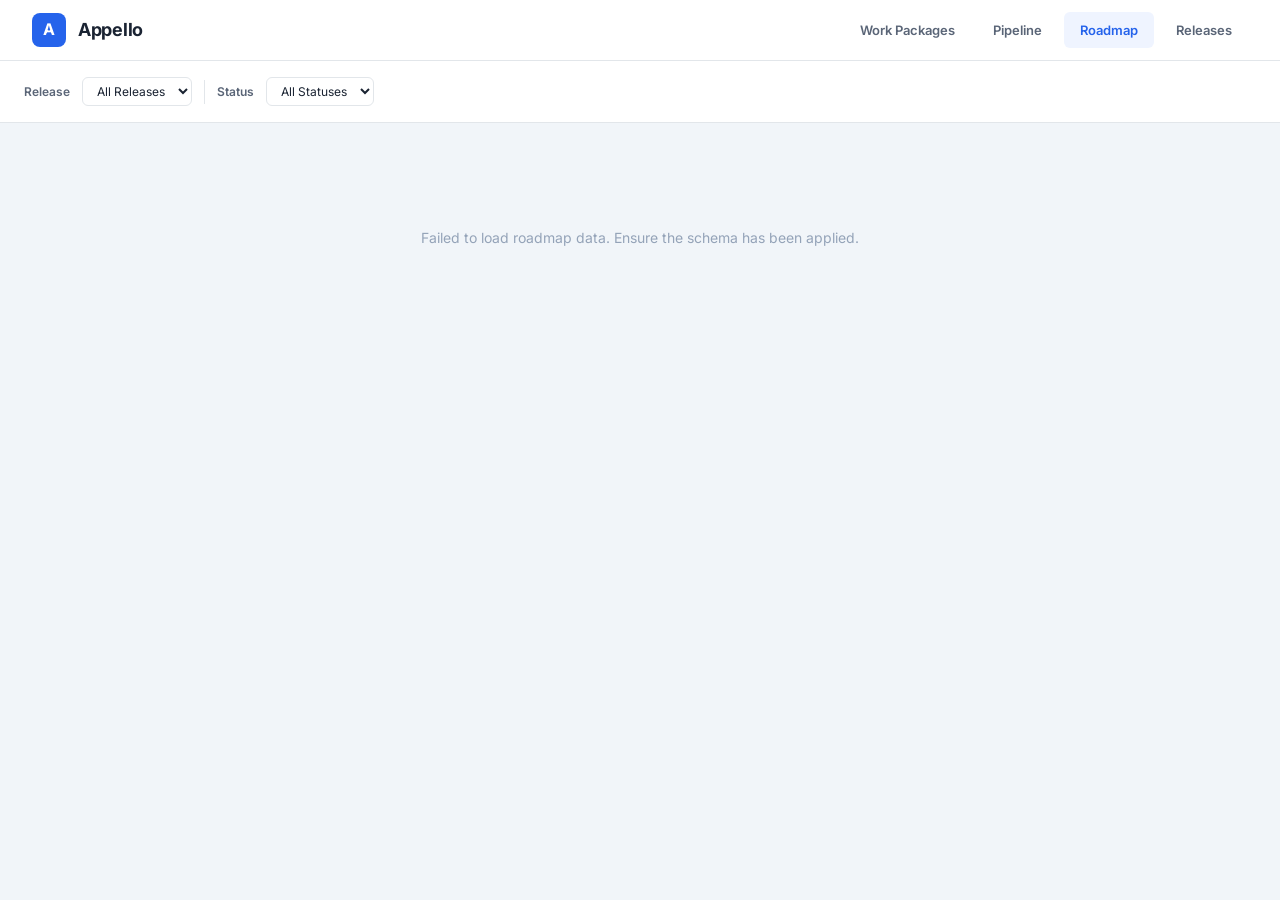
<file: roadmap.html>
<!DOCTYPE html>
<html lang="en">
<head>
    <meta charset="UTF-8">
    <meta name="viewport" content="width=device-width, initial-scale=1.0">
    <title>Appello — Roadmap</title>
    <link rel="preconnect" href="https://fonts.googleapis.com">
    <link href="https://fonts.googleapis.com/css2?family=Inter:wght@400;500;600;700&display=swap" rel="stylesheet">
    <link rel="stylesheet" href="./shared.css">
    <link rel="stylesheet" href="./roadmap.css">
</head>
<body>
    <div id="app-header"></div>

    <div class="toolbar">
        <label for="filter-release">Release</label>
        <select id="filter-release">
            <option value="">All Releases</option>
        </select>

        <div class="sep"></div>

        <label for="filter-status">Status</label>
        <select id="filter-status">
            <option value="">All Statuses</option>
        </select>
    </div>

    <div class="gantt-wrapper">
        <div id="gantt-container">
            <div class="loading">Loading roadmap...</div>
        </div>
    </div>

    <div class="gantt-tooltip" id="gantt-tooltip"></div>

    <script src="./feedback-config.js"></script>
    <script src="./shared.js"></script>
    <script src="./roadmap.js"></script>
</body>
</html>
</file>
<file: shared.css>
/* ── Appello Shared Styles ─────────────────────────────────────────── */
:root {
    --bg: #fafbfc;
    --surface: #ffffff;
    --border: #e2e6ea;
    --text-primary: #1a2332;
    --text-secondary: #5a6577;
    --text-muted: #94a3b8;
    --accent: #2563eb;
    --accent-dark: #1d4ed8;
    --accent-light: #eff4ff;
    --danger: #ef4444;
    --danger-light: #fee2e2;
    --danger-text: #991b1b;
    --success: #10b981;
    --success-light: #d1fae5;
    --success-text: #065f46;
    --warning: #f59e0b;
    --warning-light: #fef3c7;
    --warning-text: #92400e;
    --radius: 8px;
    --radius-lg: 12px;
    --shadow-sm: 0 1px 2px rgba(0,0,0,0.05);
    --shadow-md: 0 4px 12px rgba(0,0,0,0.06);

    --status-draft: #94a3b8;
    --status-pending: #f59e0b;
    --status-changes: #ef4444;
    --status-approved: #10b981;
    --status-dev: #3b82f6;
    --status-review: #8b5cf6;
    --status-deployed: #059669;
}

* { margin: 0; padding: 0; box-sizing: border-box; }

body {
    font-family: "Inter", -apple-system, BlinkMacSystemFont, sans-serif;
    background: var(--bg);
    color: var(--text-primary);
    min-height: 100vh;
    line-height: 1.6;
}

/* ── App Header ───────────────────────────────────────────────────── */
.app-header {
    background: var(--surface);
    border-bottom: 1px solid var(--border);
    position: sticky;
    top: 0;
    z-index: 100;
}

.app-header-inner {
    display: flex;
    align-items: center;
    justify-content: space-between;
    padding: 0 32px;
    height: 60px;
}

.app-brand {
    display: flex;
    align-items: center;
    gap: 12px;
    text-decoration: none;
    color: inherit;
}

.app-brand-icon {
    width: 34px;
    height: 34px;
    background: var(--accent);
    border-radius: 8px;
    display: flex;
    align-items: center;
    justify-content: center;
    color: white;
    font-weight: 700;
    font-size: 16px;
}

.app-brand-text {
    font-size: 18px;
    font-weight: 700;
    letter-spacing: -0.3px;
}

.app-nav {
    display: flex;
    gap: 6px;
}

.app-nav a {
    font-size: 13px;
    font-weight: 600;
    color: var(--text-secondary);
    text-decoration: none;
    padding: 8px 16px;
    border-radius: 6px;
    transition: all 0.15s;
}

.app-nav a:hover {
    background: var(--accent-light);
    color: var(--accent);
}

.app-nav a.active {
    background: var(--accent-light);
    color: var(--accent);
}

/* ── Container ────────────────────────────────────────────────────── */
.app-container {
    max-width: 1200px;
    margin: 0 auto;
    padding: 0 32px;
}

/* ── Page Content ─────────────────────────────────────────────────── */
.app-content {
    padding: 40px 0 60px;
}

.page-header {
    margin-bottom: 32px;
}

.page-header h2 {
    font-size: 26px;
    font-weight: 700;
    letter-spacing: -0.5px;
    margin-bottom: 4px;
}

.page-header p {
    color: var(--text-secondary);
    font-size: 14px;
}

.page-header-row {
    display: flex;
    align-items: center;
    justify-content: space-between;
    margin-bottom: 32px;
}

/* ── Buttons ──────────────────────────────────────────────────────── */
.btn {
    font-family: inherit;
    font-size: 13px;
    font-weight: 600;
    border: none;
    border-radius: var(--radius);
    padding: 10px 20px;
    cursor: pointer;
    transition: background 0.15s;
    display: inline-flex;
    align-items: center;
    gap: 6px;
}

.btn-primary { background: var(--accent); color: #fff; }
.btn-primary:hover { background: var(--accent-dark); }
.btn-secondary { background: #e2e8f0; color: var(--text-primary); }
.btn-secondary:hover { background: #cbd5e1; }
.btn-danger { background: var(--danger); color: #fff; }
.btn-danger:hover { background: #dc2626; }
.btn-sm { padding: 6px 12px; font-size: 12px; }

/* ── Badges ───────────────────────────────────────────────────────── */
.badge {
    display: inline-block;
    font-size: 11px;
    font-weight: 600;
    padding: 3px 10px;
    border-radius: 6px;
}

.badge-draft { background: #f1f5f9; color: #475569; }
.badge-pending_review { background: var(--warning-light); color: var(--warning-text); }
.badge-needs_changes { background: var(--danger-light); color: var(--danger-text); }
.badge-approved { background: var(--success-light); color: var(--success-text); }
.badge-in_development { background: #dbeafe; color: #1e40af; }
.badge-in_review { background: #ede9fe; color: #5b21b6; }
.badge-deployed { background: var(--success-light); color: var(--success-text); }

.badge-planned { background: #f1f5f9; color: #475569; }
.badge-active { background: #dbeafe; color: #1e40af; }
.badge-released { background: var(--success-light); color: var(--success-text); }

/* ── Cards ────────────────────────────────────────────────────────── */
.card {
    background: var(--surface);
    border: 1px solid var(--border);
    border-radius: var(--radius-lg);
    padding: 20px 24px;
    transition: border-color 0.15s, box-shadow 0.15s;
}

.card:hover {
    border-color: var(--accent);
    box-shadow: 0 0 0 3px var(--accent-light);
}

/* ── Forms ─────────────────────────────────────────────────────────── */
.form-group {
    margin-bottom: 16px;
}

.form-group label {
    display: block;
    font-size: 13px;
    font-weight: 600;
    color: var(--text-secondary);
    margin-bottom: 6px;
}

.form-group input,
.form-group select,
.form-group textarea {
    width: 100%;
    font-family: inherit;
    font-size: 14px;
    padding: 10px 12px;
    border: 1px solid var(--border);
    border-radius: var(--radius);
    background: var(--surface);
    color: var(--text-primary);
    outline: none;
    transition: border-color 0.15s, box-shadow 0.15s;
}

.form-group input:focus,
.form-group select:focus,
.form-group textarea:focus {
    border-color: var(--accent);
    box-shadow: 0 0 0 3px var(--accent-light);
}

.form-group textarea { resize: vertical; min-height: 80px; }

/* ── Modals ───────────────────────────────────────────────────────── */
.modal-overlay {
    display: none;
    position: fixed;
    top: 0; left: 0; right: 0; bottom: 0;
    background: rgba(0,0,0,0.4);
    z-index: 1000;
    align-items: center;
    justify-content: center;
}

.modal-overlay.visible { display: flex; }

.modal {
    background: var(--surface);
    border-radius: 16px;
    padding: 32px;
    width: 100%;
    max-width: 520px;
    box-shadow: 0 20px 60px rgba(0,0,0,0.15);
}

.modal h3 {
    font-size: 20px;
    font-weight: 700;
    margin-bottom: 24px;
}

.modal-actions {
    display: flex;
    gap: 8px;
    justify-content: flex-end;
    margin-top: 24px;
}

/* ── Toast ─────────────────────────────────────────────────────────── */
.toast {
    position: fixed;
    bottom: 24px;
    right: 24px;
    font-size: 13px;
    font-weight: 600;
    padding: 10px 20px;
    border-radius: var(--radius);
    box-shadow: var(--shadow-md);
    z-index: 2000;
    display: none;
    transition: opacity 0.2s;
}

.toast.ok { display: block; background: var(--success-light); color: var(--success-text); }
.toast.err { display: block; background: var(--danger-light); color: var(--danger-text); }

/* ── Enhanced Cards ───────────────────────────────────────────────── */
.doc-card-body {
    flex: 1;
    min-width: 0;
    display: flex;
    flex-direction: column;
    gap: 12px;
}

.doc-card-header {
    display: flex;
    align-items: flex-start;
    justify-content: space-between;
    gap: 16px;
}

.doc-card-header h3 {
    font-size: 16px;
    font-weight: 600;
    margin-bottom: 2px;
    line-height: 1.3;
}

.doc-card-header p {
    font-size: 13px;
    color: var(--text-secondary);
    line-height: 1.4;
}

.doc-card-right {
    flex-shrink: 0;
    display: flex;
    flex-direction: column;
    align-items: flex-end;
    gap: 6px;
}

.doc-card-right .date {
    font-size: 12px;
    color: var(--text-muted);
    white-space: nowrap;
}

.doc-card-chips {
    display: flex;
    flex-wrap: wrap;
    gap: 6px;
    align-items: center;
}

.chip {
    display: inline-flex;
    align-items: center;
    gap: 4px;
    font-size: 11px;
    font-weight: 600;
    padding: 3px 9px;
    border-radius: 6px;
    white-space: nowrap;
    line-height: 1.3;
}

.chip svg {
    width: 12px;
    height: 12px;
    flex-shrink: 0;
}

.chip-ticket {
    background: #ede9fe;
    color: #5b21b6;
}

.chip-pr-open {
    background: #dbeafe;
    color: #1e40af;
}

.chip-pr-merged {
    background: var(--success-light);
    color: var(--success-text);
}

.chip-customer {
    background: #fef3c7;
    color: #92400e;
}

.chip-rice {
    background: #f0fdf4;
    color: #166534;
    font-variant-numeric: tabular-nums;
}

.chip-rice.rice-high {
    background: #dcfce7;
    color: #166534;
}

.chip-rice.rice-med {
    background: #fef3c7;
    color: #92400e;
}

.chip-rice.rice-low {
    background: #fee2e2;
    color: #991b1b;
}

.chip-priority {
    background: #fef3c7;
    color: #92400e;
}

.chip-priority.p-high {
    background: #fee2e2;
    color: #991b1b;
}

.chip-feedback {
    background: #fce7f3;
    color: #9d174d;
}

.doc-card-footer {
    display: flex;
    align-items: center;
    gap: 8px;
    flex-wrap: wrap;
}

.ticket-link {
    display: inline-flex;
    align-items: center;
    gap: 3px;
    font-size: 11px;
    font-weight: 500;
    color: var(--accent);
    text-decoration: none;
    padding: 2px 6px;
    border-radius: 4px;
    background: var(--accent-light);
    transition: background 0.15s;
}

.ticket-link:hover {
    background: #dbeafe;
}

.pr-link {
    display: inline-flex;
    align-items: center;
    gap: 3px;
    font-size: 11px;
    font-weight: 500;
    text-decoration: none;
    padding: 2px 6px;
    border-radius: 4px;
    transition: background 0.15s;
}

.pr-link.pr-open {
    color: #1e40af;
    background: #eff6ff;
}

.pr-link.pr-open:hover {
    background: #dbeafe;
}

.pr-link.pr-merged {
    color: var(--success-text);
    background: #f0fdf4;
}

.pr-link.pr-merged:hover {
    background: #dcfce7;
}

.pr-link.pr-closed {
    color: #991b1b;
    background: #fef2f2;
}

.footer-sep {
    width: 1px;
    height: 14px;
    background: var(--border);
    flex-shrink: 0;
}

/* ── Loading / Empty ──────────────────────────────────────────────── */
.loading {
    text-align: center;
    padding: 60px 24px;
    color: var(--text-muted);
    font-size: 14px;
}

.empty-state {
    text-align: center;
    padding: 60px 24px;
    color: var(--text-secondary);
}

.empty-state h3 {
    font-size: 18px;
    font-weight: 600;
    color: var(--text-primary);
    margin-bottom: 8px;
}

/* ── Footer ───────────────────────────────────────────────────────── */
.app-footer {
    border-top: 1px solid var(--border);
    padding: 24px 0;
    text-align: center;
    font-size: 13px;
    color: var(--text-muted);
}

/* ── Toolbar ──────────────────────────────────────────────────────── */
.toolbar {
    display: flex;
    align-items: center;
    gap: 12px;
    padding: 12px 24px;
    background: var(--surface);
    border-bottom: 1px solid var(--border);
    flex-wrap: wrap;
}

.toolbar label {
    font-size: 12px;
    font-weight: 600;
    color: var(--text-secondary);
}

.toolbar select {
    font-family: inherit;
    font-size: 12px;
    padding: 5px 10px;
    border: 1px solid var(--border);
    border-radius: 6px;
    background: var(--surface);
    color: var(--text-primary);
    outline: none;
}

.toolbar select:focus {
    border-color: var(--accent);
    box-shadow: 0 0 0 2px var(--accent-light);
}

.toolbar .sep {
    width: 1px;
    height: 24px;
    background: var(--border);
    flex-shrink: 0;
}

/* ── Status dots ──────────────────────────────────────────────────── */
.dot-draft { background: var(--status-draft); }
.dot-pending { background: var(--status-pending); }
.dot-changes { background: var(--status-changes); }
.dot-approved { background: var(--status-approved); }
.dot-dev { background: var(--status-dev); }
.dot-review { background: var(--status-review); }
.dot-deployed { background: var(--status-deployed); }
</file>
<file: roadmap.css>
:root {
    --bg: #f1f5f9;
    --surface: #ffffff;
    --border: #e2e6ea;
    --text-primary: #1a2332;
    --text-secondary: #5a6577;
    --text-muted: #94a3b8;
    --accent: #2563eb;
    --accent-light: #eff4ff;

    --status-draft: #94a3b8;
    --status-pending: #f59e0b;
    --status-changes: #ef4444;
    --status-approved: #10b981;
    --status-dev: #3b82f6;
    --status-review: #8b5cf6;
    --status-deployed: #059669;
}

* { margin: 0; padding: 0; box-sizing: border-box; }

body {
    font-family: "Inter", -apple-system, BlinkMacSystemFont, sans-serif;
    background: var(--bg);
    color: var(--text-primary);
    min-height: 100vh;
}

/* ── Header (shared pattern) ───────────────────────────────── */
.header {
    background: var(--surface);
    border-bottom: 1px solid var(--border);
    padding: 24px 0;
    position: sticky;
    top: 0;
    z-index: 100;
}

.header-inner {
    display: flex;
    align-items: center;
    justify-content: space-between;
    max-width: 100%;
    margin: 0 auto;
    padding: 0 24px;
}

.brand {
    display: flex;
    align-items: center;
    gap: 12px;
    text-decoration: none;
    color: inherit;
}

.brand-icon {
    width: 36px;
    height: 36px;
    background: var(--accent);
    border-radius: 8px;
    display: flex;
    align-items: center;
    justify-content: center;
    color: white;
    font-weight: 700;
    font-size: 18px;
}

.brand h1 {
    font-size: 20px;
    font-weight: 700;
    letter-spacing: -0.3px;
}

.brand h1 span {
    color: var(--text-secondary);
    font-weight: 400;
    font-size: 14px;
    margin-left: 8px;
}

.nav-links {
    display: flex;
    gap: 8px;
}

.nav-link {
    font-size: 13px;
    font-weight: 600;
    color: var(--text-secondary);
    text-decoration: none;
    padding: 6px 14px;
    border-radius: 6px;
    transition: all 0.15s;
}

.nav-link:hover { background: var(--accent-light); color: var(--accent); }
.nav-link.active { background: var(--accent-light); color: var(--accent); }

/* ── Toolbar ───────────────────────────────────────────────── */
.toolbar {
    display: flex;
    align-items: center;
    gap: 12px;
    padding: 16px 24px;
    background: var(--surface);
    border-bottom: 1px solid var(--border);
    flex-wrap: wrap;
}

.toolbar label {
    font-size: 12px;
    font-weight: 600;
    color: var(--text-secondary);
}

.toolbar select {
    font-family: inherit;
    font-size: 12px;
    padding: 5px 10px;
    border: 1px solid var(--border);
    border-radius: 6px;
    background: var(--surface);
    color: var(--text-primary);
    outline: none;
}

.toolbar select:focus {
    border-color: var(--accent);
    box-shadow: 0 0 0 2px var(--accent-light);
}

.toolbar .sep {
    width: 1px;
    height: 24px;
    background: var(--border);
    flex-shrink: 0;
}

.btn {
    font-family: inherit;
    font-size: 12px;
    font-weight: 600;
    border: none;
    border-radius: 6px;
    padding: 6px 14px;
    cursor: pointer;
    transition: background 0.15s;
}

.btn-primary { background: var(--accent); color: #fff; }
.btn-primary:hover { background: #1d4ed8; }
.btn-secondary { background: #e2e8f0; color: var(--text-primary); }
.btn-secondary:hover { background: #cbd5e1; }

/* ── Gantt container ───────────────────────────────────────── */
.gantt-wrapper {
    padding: 24px;
    overflow-x: auto;
    min-height: calc(100vh - 180px);
}

.loading {
    text-align: center;
    padding: 80px 24px;
    color: var(--text-muted);
    font-size: 14px;
}

/* ── Custom Gantt (built from scratch) ─────────────────────── */
.gantt-chart {
    position: relative;
    min-width: 100%;
}

.gantt-grid {
    display: grid;
    grid-template-columns: 280px 1fr;
    border: 1px solid var(--border);
    border-radius: 10px;
    overflow: hidden;
    background: var(--surface);
}

/* Left panel: labels */
.gantt-labels {
    border-right: 1px solid var(--border);
    background: #fafbfc;
}

.gantt-label-header {
    height: 48px;
    display: flex;
    align-items: center;
    padding: 0 16px;
    font-size: 11px;
    font-weight: 700;
    text-transform: uppercase;
    letter-spacing: 0.04em;
    color: var(--text-muted);
    border-bottom: 1px solid var(--border);
    background: var(--surface);
}

.gantt-label-row {
    height: 44px;
    display: flex;
    align-items: center;
    padding: 0 16px;
    border-bottom: 1px solid #f1f5f9;
    gap: 8px;
    cursor: default;
    transition: background 0.1s;
}

.gantt-label-row:hover {
    background: var(--accent-light);
}

.gantt-label-row.release-row {
    background: #f8fafc;
    font-weight: 700;
    font-size: 13px;
    color: var(--text-primary);
}

.gantt-label-row.wp-row {
    padding-left: 28px;
    font-size: 13px;
    font-weight: 500;
}

.gantt-label-row .status-dot {
    width: 8px;
    height: 8px;
    border-radius: 50%;
    flex-shrink: 0;
}

.gantt-label-row .label-text {
    flex: 1;
    white-space: nowrap;
    overflow: hidden;
    text-overflow: ellipsis;
    min-width: 0;
}

.gantt-label-row .agentc2-badge {
    width: 16px;
    height: 16px;
    border-radius: 4px;
    background: #8b5cf6;
    display: flex;
    align-items: center;
    justify-content: center;
    flex-shrink: 0;
}

.gantt-label-row .agentc2-badge svg {
    width: 10px;
    height: 10px;
    fill: #fff;
}

/* Right panel: timeline */
.gantt-timeline {
    position: relative;
    overflow-x: auto;
}

.gantt-time-header {
    height: 48px;
    display: flex;
    border-bottom: 1px solid var(--border);
    background: var(--surface);
    position: sticky;
    top: 0;
    z-index: 5;
}

.gantt-time-col {
    min-width: 40px;
    flex-shrink: 0;
    display: flex;
    align-items: center;
    justify-content: center;
    font-size: 10px;
    font-weight: 600;
    color: var(--text-muted);
    border-right: 1px solid #f1f5f9;
}

.gantt-time-col.month-start {
    border-right: 1px solid var(--border);
}

.gantt-time-col.today {
    background: var(--accent-light);
    color: var(--accent);
    font-weight: 700;
}

.gantt-time-col .month-label {
    font-size: 11px;
    font-weight: 700;
    color: var(--text-secondary);
    position: absolute;
    top: 4px;
    letter-spacing: 0.04em;
}

.gantt-bars {
    position: relative;
}

.gantt-bar-row {
    height: 44px;
    position: relative;
    border-bottom: 1px solid #f1f5f9;
}

.gantt-bar-row.release-row {
    background: #fafbfc;
}

/* Today line */
.gantt-today-line {
    position: absolute;
    top: 0;
    bottom: 0;
    width: 2px;
    background: var(--accent);
    z-index: 4;
    opacity: 0.6;
}

/* Milestone diamond */
.gantt-milestone {
    position: absolute;
    top: 50%;
    transform: translate(-50%, -50%) rotate(45deg);
    width: 14px;
    height: 14px;
    background: var(--accent);
    border: 2px solid var(--surface);
    box-shadow: 0 1px 3px rgba(0, 0, 0, 0.15);
    z-index: 3;
}

/* Planned bar (background) */
.gantt-bar-planned {
    position: absolute;
    top: 12px;
    height: 20px;
    background: #e2e8f0;
    border-radius: 4px;
    z-index: 1;
    min-width: 6px;
}

/* Actual progress bar (foreground) */
.gantt-bar-actual {
    position: absolute;
    top: 12px;
    height: 20px;
    border-radius: 4px;
    z-index: 2;
    min-width: 4px;
    display: flex;
    overflow: hidden;
}

.gantt-bar-actual .phase-segment {
    height: 100%;
    min-width: 2px;
}

.gantt-bar-actual .phase-segment:first-child {
    border-radius: 4px 0 0 4px;
}

.gantt-bar-actual .phase-segment:last-child {
    border-radius: 0 4px 4px 0;
}

.gantt-bar-actual .phase-segment:only-child {
    border-radius: 4px;
}

/* Overshoot indicator */
.gantt-bar-planned.overshoot {
    background: repeating-linear-gradient(
        -45deg,
        #fecaca,
        #fecaca 4px,
        #fee2e2 4px,
        #fee2e2 8px
    );
}

/* Phase colors */
.phase-draft { background: var(--status-draft); }
.phase-pending_review { background: var(--status-pending); }
.phase-needs_changes { background: var(--status-changes); }
.phase-approved { background: var(--status-approved); }
.phase-in_development { background: var(--status-dev); }
.phase-in_review { background: var(--status-review); }
.phase-deployed { background: var(--status-deployed); }

/* Dependency arrows */
.gantt-dep-svg {
    position: absolute;
    top: 0;
    left: 0;
    width: 100%;
    height: 100%;
    pointer-events: none;
    z-index: 3;
}

.gantt-dep-svg path {
    fill: none;
    stroke: var(--text-muted);
    stroke-width: 1.5;
    opacity: 0.5;
}

.gantt-dep-svg polygon {
    fill: var(--text-muted);
    opacity: 0.5;
}

/* Tooltip */
.gantt-tooltip {
    display: none;
    position: fixed;
    z-index: 1000;
    background: #1e293b;
    color: #e2e8f0;
    font-size: 12px;
    padding: 10px 14px;
    border-radius: 8px;
    box-shadow: 0 4px 16px rgba(0, 0, 0, 0.2);
    max-width: 320px;
    pointer-events: none;
    line-height: 1.5;
}

.gantt-tooltip.visible { display: block; }

.gantt-tooltip .tt-title {
    font-weight: 700;
    font-size: 13px;
    margin-bottom: 4px;
}

.gantt-tooltip .tt-dates {
    font-size: 11px;
    color: #94a3b8;
    margin-bottom: 4px;
}

.gantt-tooltip .tt-status {
    display: inline-block;
    font-size: 10px;
    font-weight: 600;
    padding: 2px 8px;
    border-radius: 4px;
    margin-top: 2px;
}

.gantt-tooltip .tt-agentc2 {
    font-size: 11px;
    color: #c4b5fd;
    margin-top: 6px;
    display: flex;
    align-items: center;
    gap: 4px;
}

/* Legend */
.gantt-legend {
    display: flex;
    gap: 16px;
    padding: 12px 0;
    flex-wrap: wrap;
}

.gantt-legend-item {
    display: flex;
    align-items: center;
    gap: 6px;
    font-size: 11px;
    font-weight: 500;
    color: var(--text-secondary);
}

.gantt-legend-item .swatch {
    width: 12px;
    height: 12px;
    border-radius: 3px;
}

.gantt-legend-item .swatch-planned {
    background: #e2e8f0;
    border: 1px solid var(--border);
}

/* Empty state */
.gantt-empty {
    text-align: center;
    padding: 80px 24px;
    color: var(--text-muted);
}

.gantt-empty h3 {
    font-size: 18px;
    font-weight: 600;
    color: var(--text-primary);
    margin-bottom: 8px;
}

.gantt-empty p {
    font-size: 14px;
    max-width: 400px;
    margin: 0 auto;
    line-height: 1.6;
}
</file>
